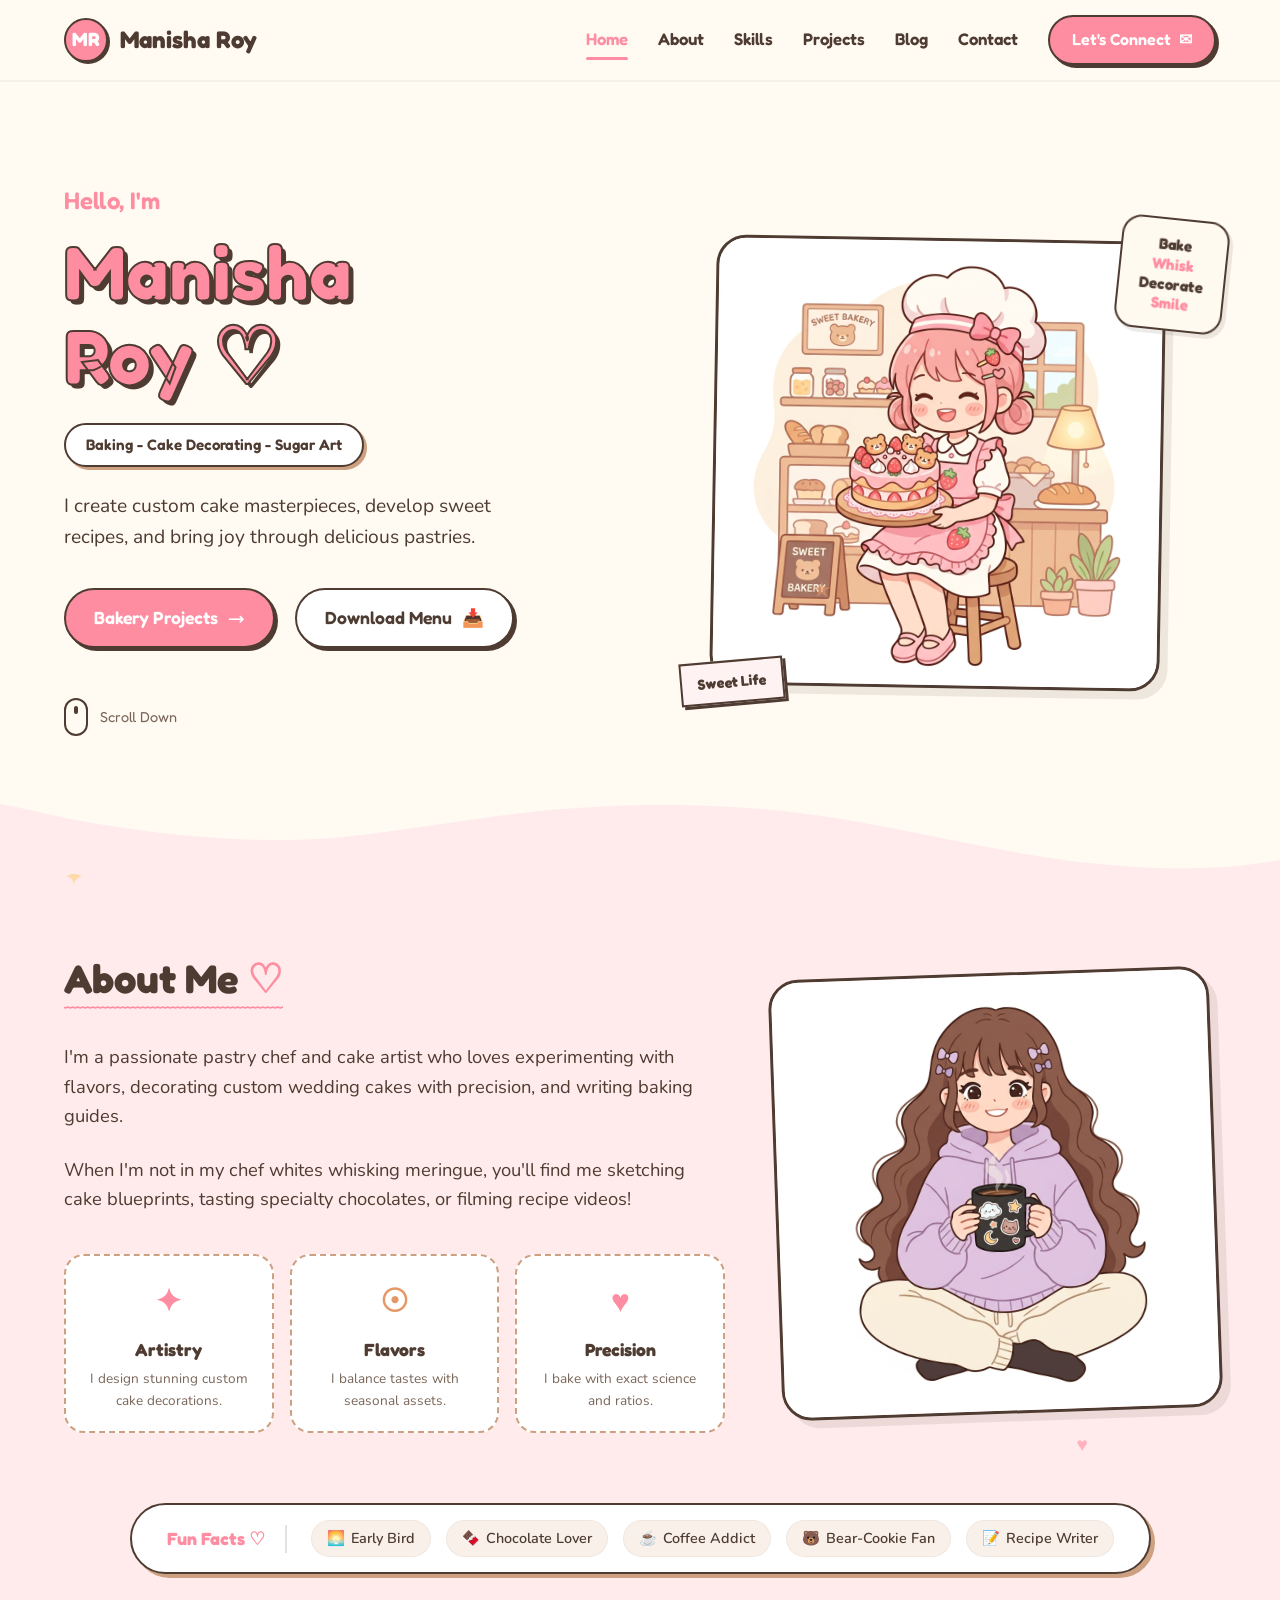
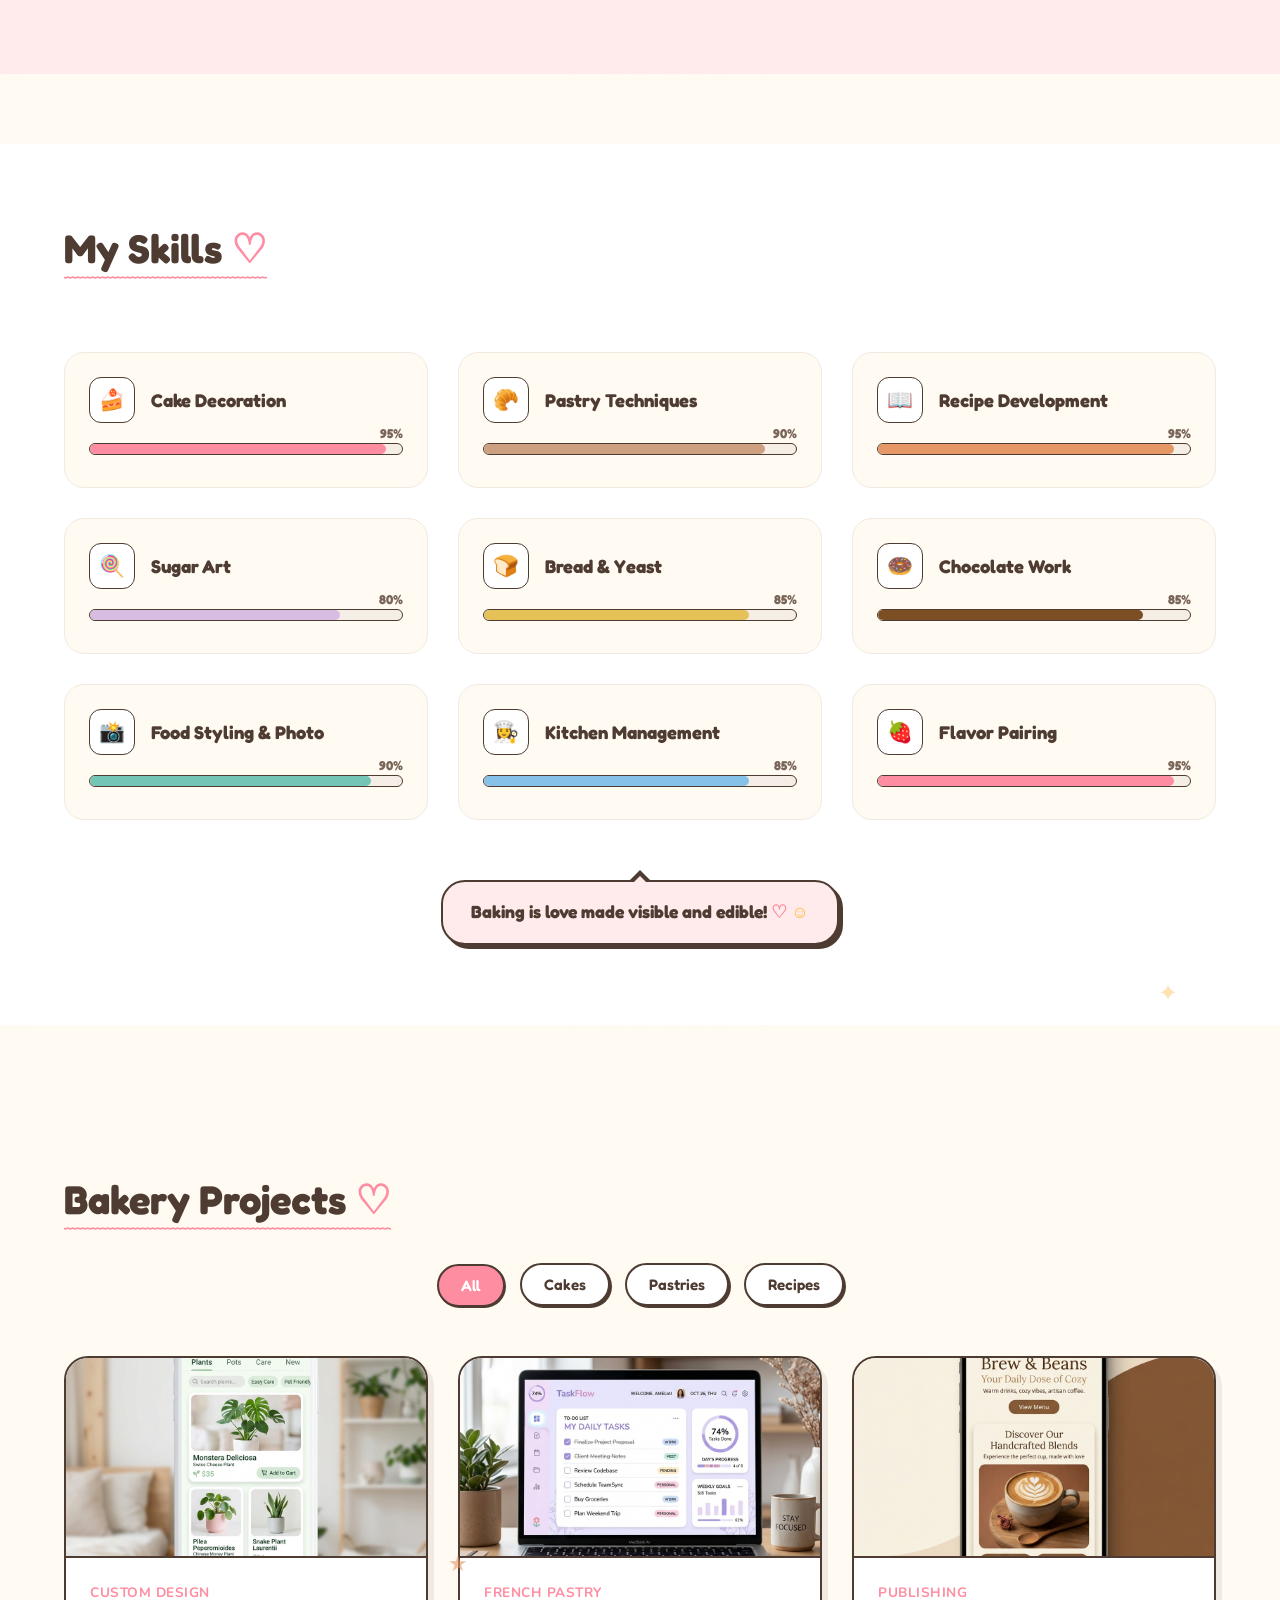
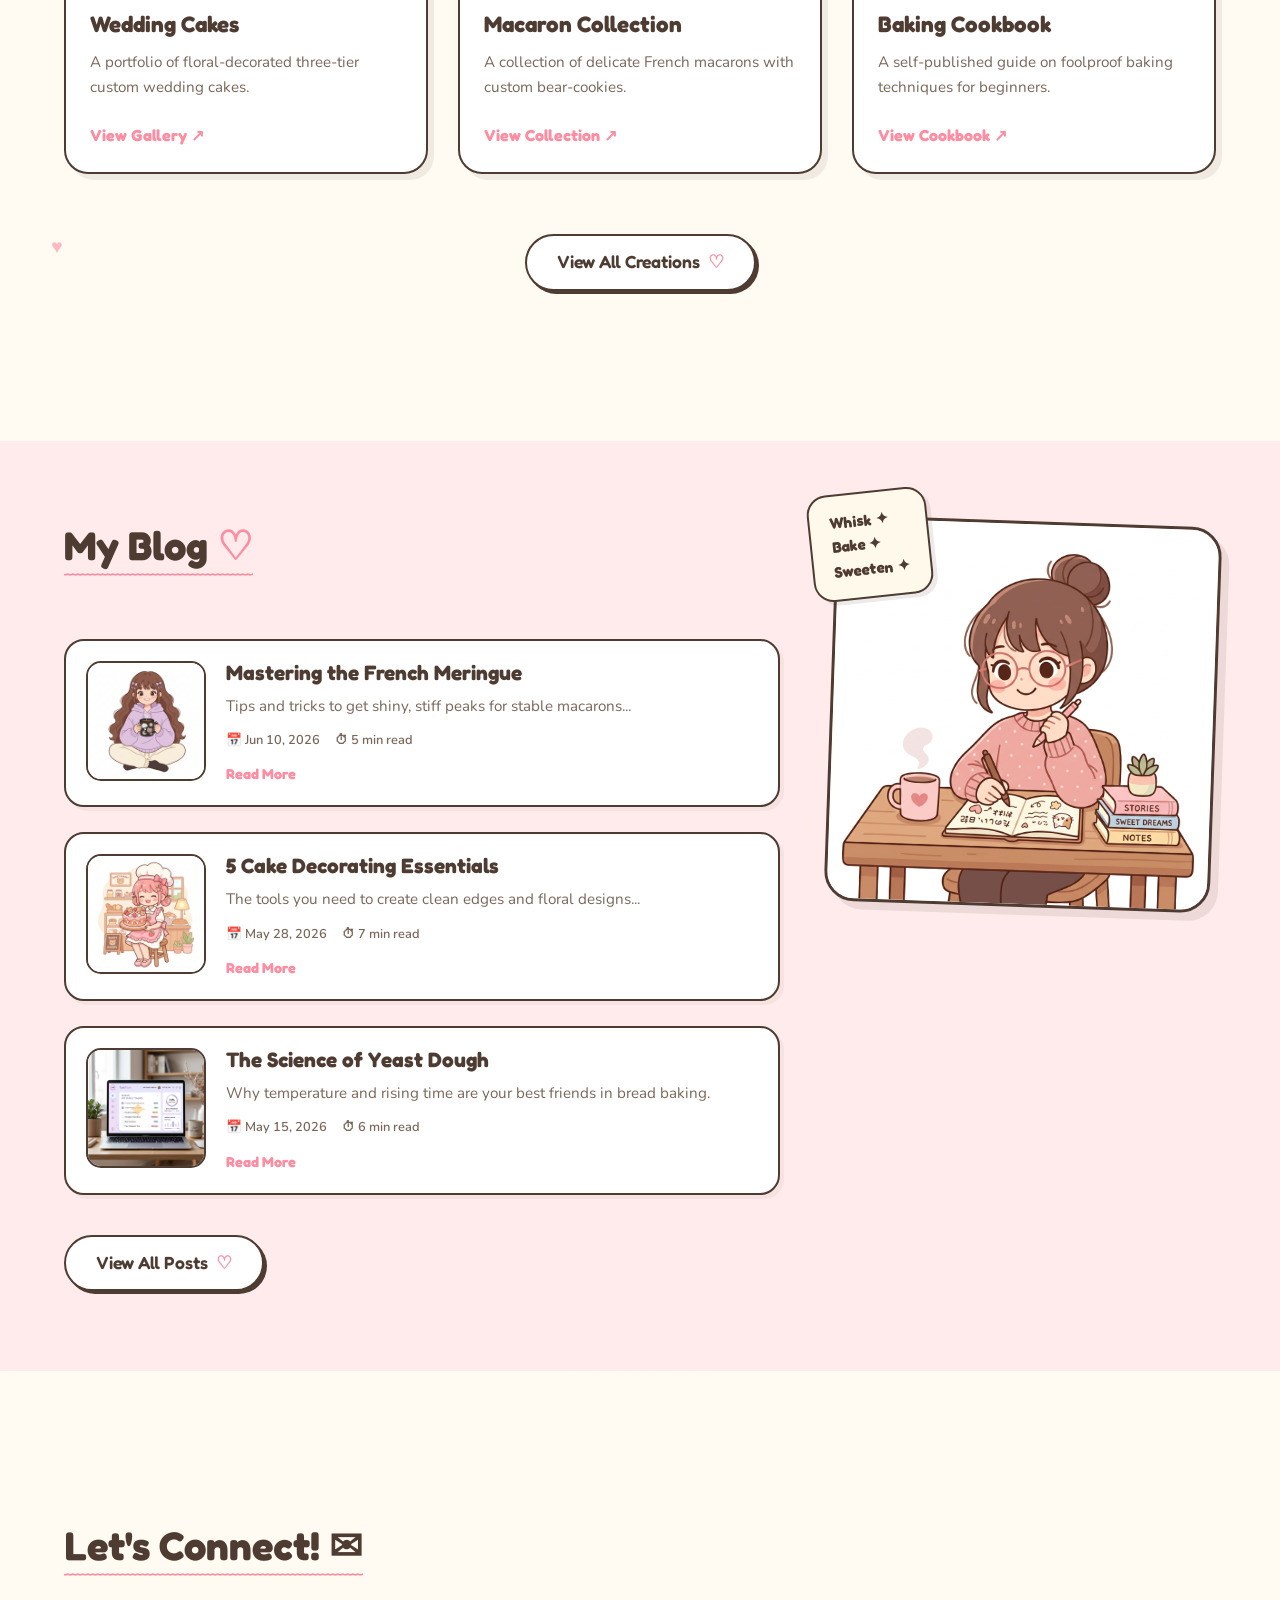
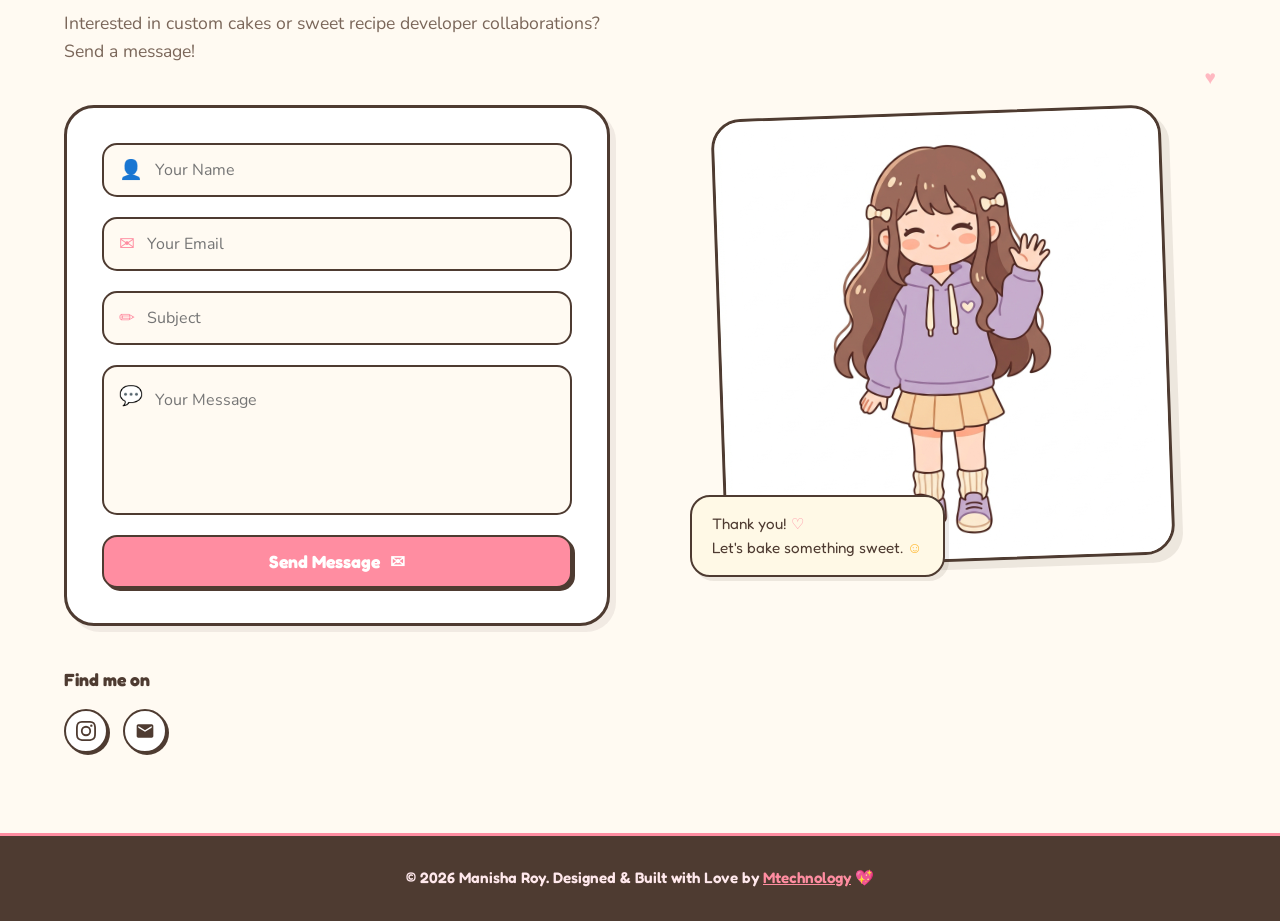
<file: index.html>
<!DOCTYPE html>
<html lang="en">
<head>
    <meta charset="UTF-8">
    <meta name="viewport" content="width=device-width, initial-scale=1.0">
    <title>Manisha Roy | Pastry Chef & Cake Artist</title>
    <meta name="description" content="Portfolio of Manisha Roy, a Pastry Chef and Cake Artist who creates sweet masterpieces and shares baking inspiration.">
    <!-- Google Fonts -->
    <link rel="preconnect" href="https://fonts.googleapis.com">
    <link rel="preconnect" href="https://fonts.gstatic.com" crossorigin>
    <link href="https://fonts.googleapis.com/css2?family=Comfortaa:wght@400;700&family=Fredoka:wght@400;600;700&family=Nunito:wght@400;600;700&display=swap" rel="stylesheet">
    <!-- Stylesheet -->
    <link rel="stylesheet" href="styles.css">
</head>
<body>
    <!-- Floating Sparkles & Hearts (Decorative background elements) -->
    <div class="decorations">
        <div class="sparkle sparkle-1">✦</div>
        <div class="sparkle sparkle-2">✦</div>
        <div class="sparkle sparkle-3">✦</div>
        <div class="heart heart-1">♥</div>
        <div class="heart heart-2">♥</div>
        <div class="heart heart-3">♥</div>
        <div class="star star-1">★</div>
        <div class="star star-2">★</div>
    </div>

    <!-- Navigation Header -->
    <header class="navbar-header">
        <div class="navbar-container">
            <a href="#home" class="logo">
                <span class="logo-circle">MR</span>
                <span class="logo-text">Manisha Roy</span>
            </a>
            <button class="mobile-nav-toggle" aria-label="Toggle Navigation" id="mobileNavToggle">
                <span class="bar"></span>
                <span class="bar"></span>
                <span class="bar"></span>
            </button>
            <nav class="nav-menu" id="navMenu">
                <a href="#home" class="nav-link active">Home</a>
                <a href="#about" class="nav-link">About</a>
                <a href="#skills" class="nav-link">Skills</a>
                <a href="#projects" class="nav-link">Projects</a>
                <a href="#blog" class="nav-link">Blog</a>
                <a href="#contact" class="nav-link">Contact</a>
                <a href="#contact" class="btn-connect">Let's Connect <span class="btn-icon">✉</span></a>
            </nav>
        </div>
    </header>

    <!-- Main Content -->
    <main class="main-content">
        <!-- 1. Hero Section -->
        <section id="home" class="section hero-section">
            <div class="container hero-container">
                <div class="hero-left">
                    <p class="hero-greeting">Hello, I'm</p>
                    <h1 class="hero-name">Manisha<br>Roy <span class="heart-icon">♡</span></h1>
                    <div class="badge-container">
                        <span class="pill-badge">Baking - Cake Decorating - Sugar Art</span>
                    </div>
                    <p class="hero-description">
                        I create custom cake masterpieces, develop sweet recipes, and bring joy through delicious pastries.
                    </p>
                    <div class="hero-ctas">
                        <a href="#projects" class="btn btn-primary">Bakery Projects <span class="arrow">→</span></a>
                        <a href="#" class="btn btn-secondary" id="downloadCv">Download Menu <span class="download-icon">📥</span></a>
                    </div>
                    
                    <div class="scroll-down-container">
                        <a href="#about" class="scroll-down-link">
                            <div class="mouse-icon">
                                <div class="wheel"></div>
                            </div>
                            <span>Scroll Down</span>
                        </a>
                    </div>
                </div>
                
                <div class="hero-right">
                    <div class="illustration-wrapper hero-wrapper">
                        <!-- Custom Sticky Notes & Floating Speech Bubbles -->
                        <div class="bubble dream-bubble">
                            <p>Bake</p>
                            <p>Whisk</p>
                            <p>Decorate</p>
                            <p>Smile</p>
                        </div>
                        <img src="assets/hero_girl.png" alt="Manisha working at a desk" class="main-illustration hero-illustration">
                        <div class="sticky-note">Sweet Life</div>
                    </div>
                </div>
            </div>
        </section>

        <!-- Wavy Section Divider -->
        <div class="wave-divider wave-to-purple">
            <svg data-name="Layer 1" xmlns="http://www.w3.org/2000/svg" viewBox="0 0 1200 120" preserveAspectRatio="none">
                <path d="M321.39,56.44c58-10.79,114.16-30.13,172-41.86,82.39-16.72,168.19-17.73,250.45-.39C823.78,31,906.67,72,985.66,92.83c70.05,18.48,146.53,26.09,214.34,3V120H0V0C26.9,8.75,53.05,22,81.13,31C164.71,57.77,248.8,69.58,321.39,56.44Z" class="shape-fill"></path>
            </svg>
        </div>

        <!-- 2. About Me Section -->
        <section id="about" class="section about-section bg-purple">
            <div class="container about-container">
                <div class="about-left">
                    <h2 class="section-title">About Me <span class="heart-icon">♡</span></h2>
                    <p class="about-text">
                        I'm a passionate pastry chef and cake artist who loves experimenting with flavors, decorating custom wedding cakes with precision, and writing baking guides.
                    </p>
                    <p class="about-text">
                        When I'm not in my chef whites whisking meringue, you'll find me sketching cake blueprints, tasting specialty chocolates, or filming recipe videos!
                    </p>
                    
                    <div class="about-traits">
                        <div class="trait-card">
                            <div class="trait-icon star-icon">✦</div>
                            <h3>Artistry</h3>
                            <p>I design stunning custom cake decorations.</p>
                        </div>
                        <div class="trait-card">
                            <div class="trait-icon target-icon">☉</div>
                            <h3>Flavors</h3>
                            <p>I balance tastes with seasonal assets.</p>
                        </div>
                        <div class="trait-card">
                            <div class="trait-icon heart-icon">♥</div>
                            <h3>Precision</h3>
                            <p>I bake with exact science and ratios.</p>
                        </div>
                    </div>
                </div>
                
                <div class="about-right">
                    <div class="illustration-wrapper about-wrapper">
                        <img src="assets/about_girl.png" alt="Manisha sitting cross-legged" class="main-illustration about-illustration">
                    </div>
                </div>
            </div>
            
            <!-- Fun Facts Horizontal Pill -->
            <div class="fun-facts-container">
                <div class="fun-facts-pill">
                    <span class="fun-facts-title">Fun Facts ♡</span>
                    <div class="fun-facts-grid">
                        <span class="fact-tag"><span class="fact-emoji">🌅</span> Early Bird</span>
                        <span class="fact-tag"><span class="fact-emoji">🍫</span> Chocolate Lover</span>
                        <span class="fact-tag"><span class="fact-emoji">☕</span> Coffee Addict</span>
                        <span class="fact-tag"><span class="fact-emoji">🐻</span> Bear-Cookie Fan</span>
                        <span class="fact-tag"><span class="fact-emoji">📝</span> Recipe Writer</span>
                    </div>
                </div>
            </div>
        </section>

        <!-- Wavy Divider to Soft Pink -->
        <div class="wave-divider wave-to-pink">
            <svg data-name="Layer 1" xmlns="http://www.w3.org/2000/svg" viewBox="0 0 1200 120" preserveAspectRatio="none">
                <path d="M985.66,92.83C906.67,72,823.78,31,743.84,14.19c-82.26-17.34-168.06-16.33-250.45.39-57.84,11.73-114,31.07-172,41.86C248.8,69.58,164.71,57.77,81.13,31,53.05,22,26.9,8.75,0,0V120H1200V95.83C1132.19,118.92,1055.71,111.31,985.66,92.83Z" class="shape-fill"></path>
            </svg>
        </div>

        <!-- 3. My Skills Section -->
        <section id="skills" class="section skills-section">
            <div class="container skills-container">
                <h2 class="section-title text-center">My Skills <span class="heart-icon">♡</span></h2>
                
                <div class="skills-grid">
                    <!-- Skill 1 -->
                    <div class="skill-card">
                        <div class="skill-header">
                            <div class="skill-icon-bg icon-html">🍰</div>
                            <span class="skill-name">Cake Decoration</span>
                        </div>
                        <div class="skill-progress-bar-container">
                            <div class="skill-progress-bar" style="width: 95%;"></div>
                        </div>
                        <span class="skill-percentage">95%</span>
                    </div>

                    <!-- Skill 2 -->
                    <div class="skill-card">
                        <div class="skill-header">
                            <div class="skill-icon-bg icon-css">🥐</div>
                            <span class="skill-name">Pastry Techniques</span>
                        </div>
                        <div class="skill-progress-bar-container">
                            <div class="skill-progress-bar bar-css" style="width: 90%;"></div>
                        </div>
                        <span class="skill-percentage">90%</span>
                    </div>

                    <!-- Skill 3 -->
                    <div class="skill-card">
                        <div class="skill-header">
                            <div class="skill-icon-bg icon-js">📖</div>
                            <span class="skill-name">Recipe Development</span>
                        </div>
                        <div class="skill-progress-bar-container">
                            <div class="skill-progress-bar bar-js" style="width: 95%;"></div>
                        </div>
                        <span class="skill-percentage">95%</span>
                    </div>

                    <!-- Skill 4 -->
                    <div class="skill-card">
                        <div class="skill-header">
                            <div class="skill-icon-bg icon-react">🍭</div>
                            <span class="skill-name">Sugar Art</span>
                        </div>
                        <div class="skill-progress-bar-container">
                            <div class="skill-progress-bar bar-react" style="width: 80%;"></div>
                        </div>
                        <span class="skill-percentage">80%</span>
                    </div>

                    <!-- Skill 5 -->
                    <div class="skill-card">
                        <div class="skill-header">
                            <div class="skill-icon-bg icon-tailwind">🍞</div>
                            <span class="skill-name">Bread & Yeast</span>
                        </div>
                        <div class="skill-progress-bar-container">
                            <div class="skill-progress-bar bar-tailwind" style="width: 85%;"></div>
                        </div>
                        <span class="skill-percentage">85%</span>
                    </div>

                    <!-- Skill 6 -->
                    <div class="skill-card">
                        <div class="skill-header">
                            <div class="skill-icon-bg icon-git">🍩</div>
                            <span class="skill-name">Chocolate Work</span>
                        </div>
                        <div class="skill-progress-bar-container">
                            <div class="skill-progress-bar bar-git" style="width: 85%;"></div>
                        </div>
                        <span class="skill-percentage">85%</span>
                    </div>

                    <!-- Skill 7 -->
                    <div class="skill-card">
                        <div class="skill-header">
                            <div class="skill-icon-bg icon-uiux">📸</div>
                            <span class="skill-name">Food Styling & Photo</span>
                        </div>
                        <div class="skill-progress-bar-container">
                            <div class="skill-progress-bar bar-uiux" style="width: 90%;"></div>
                        </div>
                        <span class="skill-percentage">90%</span>
                    </div>

                    <!-- Skill 8 -->
                    <div class="skill-card">
                        <div class="skill-header">
                            <div class="skill-icon-bg icon-figma">👩‍🍳</div>
                            <span class="skill-name">Kitchen Management</span>
                        </div>
                        <div class="skill-progress-bar-container">
                            <div class="skill-progress-bar bar-figma" style="width: 85%;"></div>
                        </div>
                        <span class="skill-percentage">85%</span>
                    </div>

                    <!-- Skill 9 -->
                    <div class="skill-card">
                        <div class="skill-header">
                            <div class="skill-icon-bg icon-responsive">🍓</div>
                            <span class="skill-name">Flavor Pairing</span>
                        </div>
                        <div class="skill-progress-bar-container">
                            <div class="skill-progress-bar bar-responsive" style="width: 95%;"></div>
                        </div>
                        <span class="skill-percentage">95%</span>
                    </div>
                </div>

                <!-- Interactive Sticky Speech Bubble -->
                <div class="skills-speech-container">
                    <div class="speech-bubble">
                        <p>Baking is love made visible and edible! <span class="heart-icon">♡</span> <span class="smile-icon">☺</span></p>
                    </div>
                </div>
            </div>
        </section>

        <!-- Wavy Divider to Projects -->
        <div class="wave-divider wave-to-projects">
            <svg data-name="Layer 1" xmlns="http://www.w3.org/2000/svg" viewBox="0 0 1200 120" preserveAspectRatio="none">
                <path d="M321.39,56.44c58-10.79,114.16-30.13,172-41.86,82.39-16.72,168.19-17.73,250.45-.39C823.78,31,906.67,72,985.66,92.83c70.05,18.48,146.53,26.09,214.34,3V120H0V0C26.9,8.75,53.05,22,81.13,31C164.71,57.77,248.8,69.58,321.39,56.44Z" class="shape-fill"></path>
            </svg>
        </div>

        <!-- 4. My Projects Section -->
        <section id="projects" class="section projects-section">
            <div class="container projects-container">
                <h2 class="section-title text-center">Bakery Projects <span class="heart-icon">♡</span></h2>
                
                <!-- Category Filter Capsules -->
                <div class="filter-container">
                    <button class="filter-btn active" data-filter="all">All</button>
                    <button class="filter-btn" data-filter="cakes">Cakes</button>
                    <button class="filter-btn" data-filter="pastries">Pastries</button>
                    <button class="filter-btn" data-filter="recipes">Recipes</button>
                </div>

                <!-- Projects Card Grid -->
                <div class="projects-grid">
                    <!-- Project 1 -->
                    <div class="project-card" data-category="cakes">
                        <div class="project-image-container">
                            <img src="assets/project_plant.png" alt="Wedding Cakes Portfolio" class="project-image">
                        </div>
                        <div class="project-info">
                            <span class="project-category">Custom Design</span>
                            <h3 class="project-name">Wedding Cakes</h3>
                            <p class="project-description">A portfolio of floral-decorated three-tier custom wedding cakes.</p>
                            <a href="#" class="btn-view-project">View Gallery <span class="arrow-diagonal">↗</span></a>
                        </div>
                    </div>

                    <!-- Project 2 -->
                    <div class="project-card" data-category="pastries">
                        <div class="project-image-container">
                            <img src="assets/project_task.png" alt="French Macarons Collection" class="project-image">
                        </div>
                        <div class="project-info">
                            <span class="project-category">French Pastry</span>
                            <h3 class="project-name">Macaron Collection</h3>
                            <p class="project-description">A collection of delicate French macarons with custom bear-cookies.</p>
                            <a href="#" class="btn-view-project">View Collection <span class="arrow-diagonal">↗</span></a>
                        </div>
                    </div>

                    <!-- Project 3 -->
                    <div class="project-card" data-category="recipes">
                        <div class="project-image-container">
                            <img src="assets/project_brew.png" alt="Baking Cookbook" class="project-image">
                        </div>
                        <div class="project-info">
                            <span class="project-category">Publishing</span>
                            <h3 class="project-name">Baking Cookbook</h3>
                            <p class="project-description">A self-published guide on foolproof baking techniques for beginners.</p>
                            <a href="#" class="btn-view-project">View Cookbook <span class="arrow-diagonal">↗</span></a>
                        </div>
                    </div>
                </div>

                <!-- Bottom View All Button -->
                <div class="text-center cta-projects-container">
                    <a href="#" class="btn btn-pill-cta">View All Creations <span class="heart-icon">♡</span></a>
                </div>
            </div>
        </section>

        <!-- Wavy Divider to Blog -->
        <div class="wave-divider wave-to-blog">
            <svg data-name="Layer 1" xmlns="http://www.w3.org/2000/svg" viewBox="0 0 1200 120" preserveAspectRatio="none">
                <path d="M985.66,92.83C906.67,72,823.78,31,743.84,14.19c-82.26-17.34-168.06-16.33-250.45.39-57.84,11.73-114,31.07-172,41.86C248.8,69.58,164.71,57.77,81.13,31,53.05,22,26.9,8.75,0,0V120H1200V95.83C1132.19,118.92,1055.71,111.31,985.66,92.83Z" class="shape-fill"></path>
            </svg>
        </div>

        <!-- 5. My Blog Section -->
        <section id="blog" class="section blog-section">
            <div class="container blog-container">
                <div class="blog-left">
                    <h2 class="section-title">My Blog <span class="heart-icon">♡</span></h2>
                    
                    <div class="blog-list">
                        <!-- Blog Post 1 -->
                        <article class="blog-item">
                            <div class="blog-thumb">
                                <img src="assets/about_girl.png" alt="Post thumbnail" class="blog-thumb-img">
                            </div>
                            <div class="blog-details">
                                <h3 class="blog-item-title">Mastering the French Meringue</h3>
                                <p class="blog-item-excerpt">Tips and tricks to get shiny, stiff peaks for stable macarons...</p>
                                <div class="blog-meta">
                                    <span class="blog-date">📅 Jun 10, 2026</span>
                                    <span class="blog-readtime">⏱ 5 min read</span>
                                </div>
                                <a href="#" class="btn-readmore">Read More</a>
                            </div>
                        </article>

                        <!-- Blog Post 2 -->
                        <article class="blog-item">
                            <div class="blog-thumb">
                                <img src="assets/hero_girl.png" alt="Post thumbnail" class="blog-thumb-img">
                            </div>
                            <div class="blog-details">
                                <h3 class="blog-item-title">5 Cake Decorating Essentials</h3>
                                <p class="blog-item-excerpt">The tools you need to create clean edges and floral designs...</p>
                                <div class="blog-meta">
                                    <span class="blog-date">📅 May 28, 2026</span>
                                    <span class="blog-readtime">⏱ 7 min read</span>
                                </div>
                                <a href="#" class="btn-readmore">Read More</a>
                            </div>
                        </article>

                        <!-- Blog Post 3 -->
                        <article class="blog-item">
                            <div class="blog-thumb">
                                <img src="assets/project_task.png" alt="Post thumbnail" class="blog-thumb-img">
                            </div>
                            <div class="blog-details">
                                <h3 class="blog-item-title">The Science of Yeast Dough</h3>
                                <p class="blog-item-excerpt">Why temperature and rising time are your best friends in bread baking.</p>
                                <div class="blog-meta">
                                    <span class="blog-date">📅 May 15, 2026</span>
                                    <span class="blog-readtime">⏱ 6 min read</span>
                                </div>
                                <a href="#" class="btn-readmore">Read More</a>
                            </div>
                        </article>
                    </div>
                    
                    <div class="blog-cta-wrapper">
                        <a href="#" class="btn btn-pill-cta">View All Posts <span class="heart-icon">♡</span></a>
                    </div>
                </div>
                
                <div class="blog-right">
                    <div class="illustration-wrapper blog-wrapper">
                        <!-- Speech bubble -->
                        <div class="bubble thoughts-bubble">
                            <p>Whisk ✦</p>
                            <p>Bake ✦</p>
                            <p>Sweeten ✦</p>
                        </div>
                        <img src="assets/blog_girl.png" alt="Manisha writing in a notebook" class="main-illustration blog-illustration">
                    </div>
                </div>
            </div>
        </section>

        <!-- Wavy Divider to Contact -->
        <div class="wave-divider wave-to-contact">
            <svg data-name="Layer 1" xmlns="http://www.w3.org/2000/svg" viewBox="0 0 1200 120" preserveAspectRatio="none">
                <path d="M321.39,56.44c58-10.79,114.16-30.13,172-41.86,82.39-16.72,168.19-17.73,250.45-.39C823.78,31,906.67,72,985.66,92.83c70.05,18.48,146.53,26.09,214.34,3V120H0V0C26.9,8.75,53.05,22,81.13,31C164.71,57.77,248.8,69.58,321.39,56.44Z" class="shape-fill"></path>
            </svg>
        </div>

        <!-- 6. Let's Connect / Contact Section -->
        <section id="contact" class="section contact-section">
            <div class="container contact-container">
                <div class="contact-left">
                    <h2 class="section-title">Let's Connect! <span class="envelope-icon">✉</span></h2>
                    <p class="contact-subtitle">Interested in custom cakes or sweet recipe developer collaborations? Send a message!</p>
                    
                    <form class="contact-form" id="contactForm">
                        <div class="form-group">
                            <div class="input-icon-wrapper">
                                <span class="input-icon">👤</span>
                                <input type="text" id="name" name="name" placeholder="Your Name" required>
                            </div>
                        </div>
                        <div class="form-group">
                            <div class="input-icon-wrapper">
                                <span class="input-icon">✉</span>
                                <input type="email" id="email" name="email" placeholder="Your Email" required>
                            </div>
                        </div>
                        <div class="form-group">
                            <div class="input-icon-wrapper">
                                <span class="input-icon">✏</span>
                                <input type="text" id="subject" name="subject" placeholder="Subject" required>
                            </div>
                        </div>
                        <div class="form-group">
                            <div class="input-icon-wrapper align-start">
                                <span class="input-icon textarea-icon">💬</span>
                                <textarea id="message" name="message" rows="5" placeholder="Your Message" required></textarea>
                            </div>
                        </div>
                        <button type="submit" class="btn btn-submit">Send Message <span class="btn-icon">✉</span></button>
                    </form>

                    <!-- Social Icons -->
                    <div class="socials-wrapper">
                        <span class="socials-title">Find me on</span>
                        <div class="socials-links">
                            <a href="#" class="social-icon" aria-label="Instagram">
                                <svg viewBox="0 0 24 24" fill="currentColor">
                                    <path d="M12 2.163c3.204 0 3.584.012 4.85.07 3.252.148 4.771 1.691 4.919 4.919.058 1.265.069 1.645.069 4.849 0 3.205-.012 3.584-.069 4.849-.149 3.225-1.664 4.771-4.919 4.919-1.266.058-1.644.07-4.85.07-3.204 0-3.584-.012-4.849-.07-3.26-.149-4.771-1.699-4.919-4.92-.058-1.265-.07-1.644-.07-4.849 0-3.204.013-3.583.07-4.849.149-3.227 1.664-4.771 4.919-4.919 1.266-.057 1.645-.069 4.849-.069zM12 0C8.741 0 8.333.014 7.053.072 2.695.272.273 2.69.073 7.051.014 8.333 0 8.741 0 12c0 3.259.014 3.668.072 4.948.2 4.358 2.618 6.78 6.98 6.98 1.281.058 1.689.072 4.948.072 3.259 0 3.668-.014 4.948-.072 4.354-.2 6.782-2.618 6.979-6.98.059-1.28.073-1.689.073-4.948 0-3.259-.014-3.667-.072-4.947-.196-4.354-2.617-6.78-6.979-6.98C15.668.014 15.259 0 12 0zm0 5.838a6.162 6.162 0 1 0 .001 12.325 6.162 6.162 0 0 0-.001-12.325zM12 16a4 4 0 1 1 0-8 4 4 0 0 1 0 8zm6.406-11.845a1.44 1.44 0 1 0 0 2.881 1.44 1.44 0 0 0 0-2.881z"/>
                                </svg>
                            </a>
                            <a href="mailto:manisha.roy.bake@example.com" class="social-icon" aria-label="Email">
                                <svg viewBox="0 0 24 24" fill="currentColor">
                                    <path d="M20 4H4c-1.1 0-1.99.9-1.99 2L2 18c0 1.1.9 2 2 2h16c1.1 0 2-.9 2-2V6c0-1.1-.9-2-2-2zm0 4l-8 5-8-5V6l8 5 8-5v2z"/>
                                </svg>
                            </a>
                        </div>
                    </div>
                </div>
                
                <div class="contact-right">
                    <div class="illustration-wrapper contact-wrapper">
                        <img src="assets/contact_girl.png" alt="Manisha waving" class="main-illustration contact-illustration">
                        <div class="contact-bubble bubble">
                            <p>Thank you! <span class="heart-icon">♡</span></p>
                            <p>Let's bake something sweet. <span class="smile-icon">☺</span></p>
                        </div>
                    </div>
                </div>
            </div>
        </section>
    </main>

    <!-- Footer -->
    <footer class="footer-main">
        <p>&copy; 2026 Manisha Roy. Designed & Built with Love by <a href="https://mtechnology.dev" target="_blank" rel="noopener noreferrer">Mtechnology</a> 💖</p>
    </footer>

    <!-- JavaScript -->
    <script src="script.js"></script>
</body>
</html>
</file>
<file: styles.css>
/* -------------------------------------------------------------
 * Custom Design System & Variables for Pastry Chef Theme
 * ------------------------------------------------------------- */
:root {
    --bg-cream: #fffaf2;
    --bg-purple: #ffebeb;
    --bg-white: #ffffff;
    --primary-pink: #ff8da1;
    --primary-pink-hover: #ff6b84;
    --primary-pink-light: #fff0f3;
    --accent-purple: #cca080;
    --accent-purple-light: #f9f0ea;
    --text-dark: #4e3b31;
    --text-muted: #7a6659;
    --border-color: #4e3b31;
    --card-shadow: 0 8px 24px rgba(255, 141, 161, 0.08);
    --hover-shadow: 0 16px 32px rgba(255, 141, 161, 0.15);
    
    --font-heading: 'Fredoka', 'Comfortaa', sans-serif;
    --font-body: 'Nunito', sans-serif;
}

/* Base Reset & Styles */
* {
    box-sizing: border-box;
    margin: 0;
    padding: 0;
    scroll-behavior: smooth;
}

body {
    font-family: var(--font-body);
    background-color: var(--bg-cream);
    color: var(--text-dark);
    line-height: 1.6;
    overflow-x: hidden;
    position: relative;
}

/* Scrollbar styling */
::-webkit-scrollbar {
    width: 10px;
}
::-webkit-scrollbar-track {
    background: var(--bg-cream);
}
::-webkit-scrollbar-thumb {
    background: var(--primary-pink);
    border-radius: 10px;
    border: 3px solid var(--bg-cream);
}
::-webkit-scrollbar-thumb:hover {
    background: var(--primary-pink-hover);
}

/* -------------------------------------------------------------
 * Typography & Globals
 * ------------------------------------------------------------- */
h1, h2, h3, h4 {
    font-family: var(--font-heading);
    font-weight: 700;
    color: var(--text-dark);
    line-height: 1.2;
}

a {
    text-decoration: none;
    color: inherit;
    transition: all 0.3s ease;
}

img {
    max-width: 100%;
    height: auto;
    display: block;
}

.container {
    width: 100%;
    max-width: 1200px;
    margin: 0 auto;
    padding: 0 24px;
}

.text-center {
    text-align: center;
}

.heart-icon {
    color: var(--primary-pink);
    display: inline-block;
    animation: heartbeat 1.5s infinite ease-in-out;
}

.smile-icon {
    color: #ffb830;
    display: inline-block;
}

.section {
    padding: 80px 0;
    position: relative;
}

.section-title {
    font-size: 2.5rem;
    margin-bottom: 40px;
    position: relative;
    display: inline-block;
    color: var(--text-dark);
}

/* Wavy underline effect on titles */
.section-title::after {
    content: "";
    position: absolute;
    left: 0;
    bottom: -8px;
    width: 100%;
    height: 6px;
    background-image: url("data:image/svg+xml,%3Csvg xmlns='http://www.w3.org/2000/svg' viewBox='0 0 20 4'%3E%3Cpath d='M0,2.5 C2.5,4 2.5,1 5,2.5 C7.5,4 7.5,1 10,2.5 C12.5,4 12.5,1 15,2.5 C17.5,4 17.5,1 20,2.5' fill='none' stroke='%23ff8da1' stroke-width='1.5' stroke-linecap='round'/%3E%3C/svg%3E");
    background-size: 20px 6px;
    background-repeat: repeat-x;
}

.bg-purple {
    background-color: var(--bg-purple);
}

/* -------------------------------------------------------------
 * Floating Decorations (Hearts, Sparkles, Stars)
 * ------------------------------------------------------------- */
.decorations {
    position: absolute;
    width: 100%;
    height: 100%;
    pointer-events: none;
    z-index: 1;
    overflow: hidden;
}

.sparkle, .heart, .star {
    position: absolute;
    opacity: 0.6;
    user-select: none;
}

.sparkle {
    color: #ffcf7d;
    font-size: 1.5rem;
    animation: float-slow 4s infinite ease-in-out;
}

.heart {
    color: var(--primary-pink);
    font-size: 1.2rem;
    animation: float-fast 3s infinite ease-in-out;
}

.star {
    color: #e59866;
    font-size: 1.4rem;
    animation: float-medium 5s infinite ease-in-out;
}

/* Specific decoration positioning coordinates */
.sparkle-1 { top: 15%; left: 5%; animation-delay: 0s; }
.sparkle-2 { top: 45%; right: 8%; animation-delay: 1.5s; }
.sparkle-3 { top: 75%; left: 10%; animation-delay: 3s; }
.heart-1 { top: 25%; right: 15%; animation-delay: 0.5s; }
.heart-2 { top: 60%; left: 4%; animation-delay: 2s; }
.heart-3 { top: 85%; right: 5%; animation-delay: 1.2s; }
.star-1 { top: 10%; right: 35%; animation-delay: 2.5s; }
.star-2 { top: 55%; left: 35%; animation-delay: 0.8s; }

@keyframes float-slow {
    0%, 100% { transform: translateY(0) rotate(0deg) scale(1); }
    50% { transform: translateY(-15px) rotate(15deg) scale(1.1); }
}

@keyframes float-medium {
    0%, 100% { transform: translateY(0) rotate(0deg) scale(1); }
    50% { transform: translateY(-10px) rotate(-10deg) scale(1.15); }
}

@keyframes float-fast {
    0%, 100% { transform: translateY(0) rotate(0deg) scale(1); }
    50% { transform: translateY(-8px) rotate(8deg) scale(1.1); }
}

@keyframes heartbeat {
    0%, 100% { transform: scale(1); }
    50% { transform: scale(1.15); }
}

/* -------------------------------------------------------------
 * Header / Navigation Bar
 * ------------------------------------------------------------- */
.navbar-header {
    background-color: rgba(255, 250, 242, 0.9);
    backdrop-filter: blur(10px);
    border-bottom: 2px solid rgba(78, 59, 49, 0.05);
    position: sticky;
    top: 0;
    z-index: 100;
    transition: all 0.3s ease;
}

.navbar-header.scrolled {
    box-shadow: 0 4px 20px rgba(78, 59, 49, 0.05);
}

.navbar-container {
    display: flex;
    justify-content: space-between;
    align-items: center;
    max-width: 1200px;
    margin: 0 auto;
    padding: 15px 24px;
}

.logo {
    display: flex;
    align-items: center;
    gap: 12px;
    font-family: var(--font-heading);
    font-size: 1.5rem;
    font-weight: 700;
}

.logo-circle {
    background-color: var(--primary-pink);
    color: var(--bg-white);
    width: 44px;
    height: 44px;
    border-radius: 50%;
    display: flex;
    align-items: center;
    justify-content: center;
    font-size: 1.2rem;
    font-weight: 700;
    border: 2px solid var(--text-dark);
    box-shadow: 2px 2px 0 var(--text-dark);
}

.logo-text {
    color: var(--text-dark);
}

.logo:hover .logo-circle {
    transform: scale(1.05) rotate(-5deg);
}

.nav-menu {
    display: flex;
    align-items: center;
    gap: 30px;
}

.nav-link {
    font-family: var(--font-heading);
    font-weight: 600;
    font-size: 1.05rem;
    color: var(--text-dark);
    position: relative;
    padding: 5px 0;
}

.nav-link::after {
    content: '';
    position: absolute;
    bottom: -2px;
    left: 50%;
    transform: translateX(-50%) scaleX(0);
    width: 100%;
    height: 3px;
    background-color: var(--primary-pink);
    border-radius: 2px;
    transition: transform 0.3s cubic-bezier(0.175, 0.885, 0.32, 1.275);
}

.nav-link:hover {
    color: var(--primary-pink);
}

.nav-link:hover::after,
.nav-link.active::after {
    transform: translateX(-50%) scaleX(1);
}

.nav-link.active {
    color: var(--primary-pink);
}

.btn-connect {
    background-color: var(--primary-pink);
    color: var(--bg-white);
    padding: 10px 22px;
    border-radius: 50px;
    font-family: var(--font-heading);
    font-weight: 600;
    border: 2px solid var(--text-dark);
    box-shadow: 3px 3px 0 var(--text-dark);
    display: inline-flex;
    align-items: center;
    gap: 8px;
}

.btn-connect:hover {
    background-color: var(--primary-pink-hover);
    transform: translate(-2px, -2px);
    box-shadow: 5px 5px 0 var(--text-dark);
}

.btn-connect:active {
    transform: translate(1px, 1px);
    box-shadow: 2px 2px 0 var(--text-dark);
}

.mobile-nav-toggle {
    display: none;
    background: none;
    border: none;
    cursor: pointer;
    flex-direction: column;
    gap: 5px;
    padding: 5px;
    z-index: 110;
}

.mobile-nav-toggle .bar {
    width: 25px;
    height: 3px;
    background-color: var(--text-dark);
    border-radius: 3px;
    transition: all 0.3s ease;
}

/* -------------------------------------------------------------
 * Buttons Utilities
 * ------------------------------------------------------------- */
.btn {
    display: inline-flex;
    align-items: center;
    justify-content: center;
    gap: 10px;
    padding: 14px 28px;
    border-radius: 50px;
    font-family: var(--font-heading);
    font-weight: 600;
    font-size: 1.1rem;
    cursor: pointer;
    border: 2px solid var(--text-dark);
    box-shadow: 3px 3px 0 var(--text-dark);
}

.btn-primary {
    background-color: var(--primary-pink);
    color: var(--bg-white);
}

.btn-primary:hover {
    background-color: var(--primary-pink-hover);
    transform: translate(-3px, -3px);
    box-shadow: 6px 6px 0 var(--text-dark);
}

.btn-primary:active {
    transform: translate(1px, 1px);
    box-shadow: 2px 2px 0 var(--text-dark);
}

.btn-secondary {
    background-color: var(--bg-white);
    color: var(--text-dark);
}

.btn-secondary:hover {
    background-color: var(--bg-cream);
    transform: translate(-3px, -3px);
    box-shadow: 6px 6px 0 var(--text-dark);
}

.btn-secondary:active {
    transform: translate(1px, 1px);
    box-shadow: 2px 2px 0 var(--text-dark);
}

.btn-pill-cta {
    background-color: var(--bg-white);
    color: var(--text-dark);
    border-radius: 50px;
    padding: 12px 30px;
    border: 2px solid var(--text-dark);
    box-shadow: 3px 3px 0 var(--text-dark);
    font-family: var(--font-heading);
    font-weight: 600;
    font-size: 1.1rem;
    display: inline-flex;
    align-items: center;
    gap: 8px;
}

.btn-pill-cta:hover {
    background-color: var(--primary-pink-light);
    color: var(--primary-pink-hover);
    transform: scale(1.03);
    box-shadow: 4px 4px 0 var(--text-dark);
}

/* -------------------------------------------------------------
 * 1. Hero Section
 * ------------------------------------------------------------- */
.hero-section {
    padding: 100px 0 60px;
    overflow: hidden;
}

.hero-container {
    display: grid;
    grid-template-columns: 1fr 1fr;
    gap: 40px;
    align-items: center;
}

.hero-greeting {
    font-family: var(--font-heading);
    font-size: 1.5rem;
    color: var(--primary-pink);
    margin-bottom: 10px;
    font-weight: 600;
}

.hero-name {
    font-size: 4.8rem;
    line-height: 1.1;
    margin-bottom: 24px;
    color: var(--primary-pink);
    -webkit-text-stroke: 2px var(--text-dark);
    text-shadow: 4px 4px 0 var(--text-dark);
}

.badge-container {
    margin-bottom: 24px;
}

.pill-badge {
    background-color: var(--bg-white);
    color: var(--text-dark);
    padding: 8px 20px;
    border-radius: 50px;
    font-family: var(--font-heading);
    font-weight: 600;
    font-size: 0.95rem;
    border: 2px solid var(--text-dark);
    box-shadow: 3px 3px 0 var(--accent-purple);
    display: inline-block;
}

.hero-description {
    font-size: 1.2rem;
    margin-bottom: 35px;
    color: var(--text-dark);
    max-width: 480px;
}

.hero-ctas {
    display: flex;
    gap: 20px;
    margin-bottom: 50px;
}

.scroll-down-container {
    margin-top: 30px;
}

.scroll-down-link {
    display: inline-flex;
    align-items: center;
    gap: 12px;
    font-family: var(--font-heading);
    font-size: 0.9rem;
    color: var(--text-muted);
}

.scroll-down-link:hover {
    color: var(--primary-pink);
}

.mouse-icon {
    width: 24px;
    height: 38px;
    border: 2px solid var(--text-dark);
    border-radius: 12px;
    position: relative;
    display: flex;
    justify-content: center;
}

.mouse-icon .wheel {
    width: 4px;
    height: 8px;
    background-color: var(--text-dark);
    border-radius: 2px;
    position: absolute;
    top: 6px;
    animation: scroll-wheel 1.5s infinite;
}

@keyframes scroll-wheel {
    0% { opacity: 1; transform: translateY(0); }
    100% { opacity: 0; transform: translateY(12px); }
}

.illustration-wrapper {
    position: relative;
    display: flex;
    justify-content: center;
    align-items: center;
}

.main-illustration {
    border-radius: 30px;
    width: 100%;
    max-width: 450px;
    border: 3px solid var(--text-dark);
    box-shadow: 8px 8px 0 rgba(78, 59, 49, 0.1);
    background-color: var(--bg-white);
    transform: rotate(1deg);
    transition: transform 0.5s ease;
}

.hero-illustration:hover {
    transform: rotate(0deg) scale(1.02);
}

/* Floating custom details */
.bubble {
    position: absolute;
    background-color: var(--bg-white);
    border: 2px solid var(--text-dark);
    border-radius: 20px;
    padding: 15px 20px;
    font-family: var(--font-heading);
    font-size: 0.95rem;
    box-shadow: 4px 4px 0 rgba(78, 59, 49, 0.1);
    z-index: 10;
}

.dream-bubble {
    top: -20px;
    right: -10px;
    transform: rotate(6deg);
    background-color: #fffaf0;
    animation: bounce 4s infinite ease-in-out;
}

.dream-bubble p {
    font-weight: 700;
    color: var(--text-dark);
    text-align: center;
    line-height: 1.3;
}

.dream-bubble p:nth-child(even) {
    color: var(--primary-pink);
}

.sticky-note {
    position: absolute;
    bottom: -15px;
    left: 20px;
    background-color: #fff2f2;
    border: 2px solid var(--text-dark);
    padding: 8px 15px;
    transform: rotate(-5deg);
    font-family: var(--font-heading);
    font-weight: 700;
    font-size: 0.9rem;
    box-shadow: 3px 3px 0 var(--text-dark);
}

@keyframes bounce {
    0%, 100% { transform: translateY(0) rotate(6deg); }
    50% { transform: translateY(-10px) rotate(8deg); }
}

/* Wavy Dividers */
.wave-divider {
    position: relative;
    width: 100%;
    line-height: 0;
    z-index: 5;
}

.wave-divider svg {
    position: relative;
    display: block;
    width: 100%;
    height: 70px;
}

.wave-to-purple .shape-fill { fill: var(--bg-purple); }
.wave-to-pink .shape-fill { fill: var(--bg-cream); }
.wave-to-projects .shape-fill { fill: var(--bg-cream); }
.wave-to-blog .shape-fill { fill: var(--bg-cream); }
.wave-to-contact .shape-fill { fill: var(--bg-cream); }

/* -------------------------------------------------------------
 * 2. About Me Section
 * ------------------------------------------------------------- */
.about-section {
    padding: 80px 0 100px;
}

.about-container {
    display: grid;
    grid-template-columns: 1.2fr 0.8fr;
    gap: 50px;
    align-items: center;
}

.about-text {
    font-size: 1.15rem;
    margin-bottom: 24px;
    color: var(--text-dark);
}

.about-traits {
    display: grid;
    grid-template-columns: repeat(3, 1fr);
    gap: 16px;
    margin-top: 40px;
}

.trait-card {
    background-color: var(--bg-white);
    border: 2px dashed var(--accent-purple);
    border-radius: 20px;
    padding: 20px 15px;
    text-align: center;
    transition: all 0.3s ease;
}

.trait-card:hover {
    transform: translateY(-5px);
    border-style: solid;
    border-color: var(--primary-pink);
    box-shadow: var(--card-shadow);
}

.trait-icon {
    font-size: 2rem;
    margin-bottom: 12px;
    font-weight: 700;
}

.star-icon { color: #ff8da1; }
.target-icon { color: #e59866; }

.trait-card h3 {
    font-size: 1.1rem;
    margin-bottom: 8px;
}

.trait-card p {
    font-size: 0.85rem;
    color: var(--text-muted);
}

.about-illustration {
    transform: rotate(-2deg);
    background-color: var(--bg-white);
}

.about-illustration:hover {
    transform: rotate(0deg) scale(1.02);
}

/* Fun Facts bar */
.fun-facts-container {
    margin-top: 70px;
    display: flex;
    justify-content: center;
}

.fun-facts-pill {
    background-color: var(--bg-white);
    border: 2px solid var(--text-dark);
    border-radius: 50px;
    padding: 15px 35px;
    display: flex;
    align-items: center;
    gap: 24px;
    box-shadow: 4px 4px 0 var(--accent-purple);
    max-width: 90%;
    flex-wrap: wrap;
    justify-content: center;
}

.fun-facts-title {
    font-family: var(--font-heading);
    font-weight: 700;
    color: var(--primary-pink);
    font-size: 1.1rem;
    border-right: 2px solid rgba(78, 59, 49, 0.15);
    padding-right: 20px;
    white-space: nowrap;
}

.fun-facts-grid {
    display: flex;
    gap: 15px;
    flex-wrap: wrap;
    justify-content: center;
}

.fact-tag {
    background-color: var(--accent-purple-light);
    color: var(--text-dark);
    border-radius: 50px;
    padding: 6px 15px;
    font-size: 0.9rem;
    font-weight: 600;
    display: inline-flex;
    align-items: center;
    gap: 6px;
    border: 1px solid rgba(78, 59, 49, 0.05);
}

.fact-tag:hover {
    background-color: var(--primary-pink-light);
    transform: scale(1.05);
}

/* -------------------------------------------------------------
 * 3. My Skills Section
 * ------------------------------------------------------------- */
.skills-section {
    background-color: var(--bg-white);
}

.skills-grid {
    display: grid;
    grid-template-columns: repeat(3, 1fr);
    gap: 30px;
    margin-top: 40px;
}

.skill-card {
    background-color: var(--bg-cream);
    border: 1px solid #f2e9e1;
    border-radius: 20px;
    padding: 24px;
    position: relative;
    transition: all 0.3s cubic-bezier(0.175, 0.885, 0.32, 1.275);
}

.skill-card:hover {
    transform: translateY(-8px);
    box-shadow: var(--card-shadow);
    background-color: var(--bg-white);
    border-color: var(--primary-pink);
}

.skill-header {
    display: flex;
    align-items: center;
    gap: 16px;
    margin-bottom: 20px;
}

.skill-icon-bg {
    width: 46px;
    height: 46px;
    border-radius: 12px;
    display: flex;
    align-items: center;
    justify-content: center;
    background-color: var(--bg-white);
    border: 1.5px solid var(--text-dark);
    font-size: 1.3rem;
}

.skill-name {
    font-family: var(--font-heading);
    font-weight: 700;
    font-size: 1.15rem;
    color: var(--text-dark);
}

.skill-progress-bar-container {
    height: 12px;
    background-color: rgba(78, 59, 49, 0.06);
    border-radius: 10px;
    overflow: hidden;
    position: relative;
    border: 1.5px solid var(--text-dark);
    margin-bottom: 8px;
}

.skill-progress-bar {
    height: 100%;
    border-radius: 10px;
    background: var(--primary-pink);
    transition: width 1.5s cubic-bezier(0.1, 0.8, 0.2, 1);
}

/* Custom Skill bar colors */
.bar-css { background-color: #cca080; }
.bar-js { background-color: #e59866; }
.bar-react { background-color: #d7bde2; }
.bar-tailwind { background-color: #e5c158; }
.bar-git { background-color: #7b4f23; }
.bar-uiux { background-color: #73c6b6; }
.bar-figma { background-color: #85c1e9; }
.bar-responsive { background-color: #ff8da1; }

.skill-percentage {
    position: absolute;
    right: 24px;
    bottom: 43px;
    font-size: 0.8rem;
    font-weight: 700;
    font-family: var(--font-heading);
    color: var(--text-muted);
}

.skills-speech-container {
    margin-top: 60px;
    display: flex;
    justify-content: center;
}

.speech-bubble {
    background-color: var(--bg-purple);
    border: 2.5px solid var(--text-dark);
    border-radius: 24px;
    padding: 16px 28px;
    font-family: var(--font-heading);
    font-weight: 700;
    font-size: 1.1rem;
    box-shadow: 4px 4px 0 var(--text-dark);
    max-width: 600px;
    text-align: center;
    position: relative;
}

.speech-bubble::before {
    content: '';
    position: absolute;
    bottom: 100%;
    left: 50%;
    transform: translateX(-50%);
    border: 12px solid transparent;
    border-bottom-color: var(--text-dark);
}

.speech-bubble::after {
    content: '';
    position: absolute;
    bottom: 100%;
    left: 50%;
    transform: translateX(-50%);
    border: 9px solid transparent;
    border-bottom-color: var(--bg-purple);
    margin-bottom: -3px;
}

/* -------------------------------------------------------------
 * 4. My Projects Section
 * ------------------------------------------------------------- */
.projects-section {
    background-color: var(--bg-cream);
}

.filter-container {
    display: flex;
    justify-content: center;
    gap: 15px;
    margin-bottom: 50px;
}

.filter-btn {
    background-color: var(--bg-white);
    color: var(--text-dark);
    border: 2px solid var(--text-dark);
    padding: 10px 22px;
    border-radius: 50px;
    font-family: var(--font-heading);
    font-weight: 600;
    cursor: pointer;
    font-size: 0.95rem;
    box-shadow: 2px 2px 0 var(--text-dark);
    transition: all 0.3s cubic-bezier(0.175, 0.885, 0.32, 1.275);
}

.filter-btn:hover {
    background-color: var(--primary-pink-light);
    transform: translateY(-2px);
    box-shadow: 4px 4px 0 var(--text-dark);
}

.filter-btn.active {
    background-color: var(--primary-pink);
    color: var(--bg-white);
    box-shadow: 1px 1px 0 var(--text-dark);
    transform: translateY(1px);
}

.projects-grid {
    display: grid;
    grid-template-columns: repeat(3, 1fr);
    gap: 30px;
}

.project-card {
    background-color: var(--bg-white);
    border-radius: 24px;
    overflow: hidden;
    border: 2.5px solid var(--text-dark);
    box-shadow: 6px 6px 0 rgba(78, 59, 49, 0.08);
    transition: all 0.3s cubic-bezier(0.175, 0.885, 0.32, 1.275);
    display: flex;
    flex-direction: column;
}

.project-card:hover {
    transform: translateY(-8px);
    box-shadow: 8px 8px 0 var(--primary-pink);
}

.project-image-container {
    background-color: var(--primary-pink-light);
    border-bottom: 2.5px solid var(--text-dark);
    overflow: hidden;
    height: 200px;
    position: relative;
}

.project-image {
    width: 100%;
    height: 100%;
    object-fit: cover;
    transition: transform 0.5s ease;
}

.project-card:hover .project-image {
    transform: scale(1.08);
}

.project-info {
    padding: 24px;
    display: flex;
    flex-direction: column;
    flex-grow: 1;
}

.project-category {
    font-size: 0.85rem;
    font-weight: 700;
    color: var(--primary-pink);
    text-transform: uppercase;
    margin-bottom: 8px;
    letter-spacing: 0.5px;
}

.project-name {
    font-size: 1.4rem;
    margin-bottom: 12px;
}

.project-description {
    font-size: 0.95rem;
    color: var(--text-muted);
    margin-bottom: 24px;
    flex-grow: 1;
}

.btn-view-project {
    align-self: flex-start;
    font-family: var(--font-heading);
    font-weight: 700;
    color: var(--primary-pink);
    font-size: 1rem;
    display: inline-flex;
    align-items: center;
    gap: 4px;
}

.btn-view-project:hover {
    color: var(--primary-pink-hover);
}

.arrow-diagonal {
    display: inline-block;
    transition: transform 0.3s ease;
}

.btn-view-project:hover .arrow-diagonal {
    transform: translate(3px, -3px);
}

.cta-projects-container {
    margin-top: 60px;
}

/* -------------------------------------------------------------
 * 5. My Blog Section
 * ------------------------------------------------------------- */
.blog-section {
    background-color: var(--bg-purple);
}

.blog-container {
    display: grid;
    grid-template-columns: 1.3fr 0.7fr;
    gap: 50px;
    align-items: flex-start;
}

.blog-list {
    display: flex;
    flex-direction: column;
    gap: 25px;
    margin-top: 30px;
}

.blog-item {
    background-color: var(--bg-white);
    border-radius: 20px;
    border: 2px solid var(--text-dark);
    padding: 20px;
    display: flex;
    gap: 20px;
    transition: all 0.3s ease;
    box-shadow: 4px 4px 0 rgba(78, 59, 49, 0.05);
}

.blog-item:hover {
    transform: translateY(-3px);
    box-shadow: 6px 6px 0 var(--accent-purple);
}

.blog-thumb {
    width: 120px;
    height: 120px;
    border-radius: 15px;
    border: 2px solid var(--text-dark);
    overflow: hidden;
    flex-shrink: 0;
}

.blog-thumb-img {
    width: 100%;
    height: 100%;
    object-fit: cover;
}

.blog-details {
    display: flex;
    flex-direction: column;
    justify-content: center;
}

.blog-item-title {
    font-size: 1.3rem;
    margin-bottom: 8px;
}

.blog-item-excerpt {
    font-size: 0.95rem;
    color: var(--text-muted);
    margin-bottom: 12px;
}

.blog-meta {
    display: flex;
    gap: 15px;
    font-size: 0.8rem;
    color: var(--text-muted);
    margin-bottom: 12px;
    font-weight: 600;
}

.btn-readmore {
    align-self: flex-start;
    font-family: var(--font-heading);
    font-weight: 700;
    color: var(--primary-pink);
    font-size: 0.9rem;
}

.btn-readmore:hover {
    color: var(--primary-pink-hover);
    text-decoration: underline;
}

.blog-cta-wrapper {
    margin-top: 40px;
}

.blog-right {
    position: sticky;
    top: 120px;
}

.thoughts-bubble {
    top: -30px;
    left: -20px;
    transform: rotate(-6deg);
    background-color: #fff9eb;
    animation: float-slow 4s infinite ease-in-out;
}

.thoughts-bubble p {
    font-weight: 700;
    color: var(--text-dark);
}

.blog-illustration {
    transform: rotate(2deg);
    background-color: var(--bg-white);
}

/* -------------------------------------------------------------
 * 6. Contact Section
 * ------------------------------------------------------------- */
.contact-section {
    background-color: var(--bg-cream);
}

.contact-container {
    display: grid;
    grid-template-columns: 1fr 1fr;
    gap: 60px;
    align-items: center;
}

.contact-subtitle {
    font-size: 1.1rem;
    color: var(--text-muted);
    margin-bottom: 40px;
}

.contact-form {
    display: flex;
    flex-direction: column;
    gap: 20px;
    background-color: var(--bg-white);
    padding: 35px;
    border-radius: 30px;
    border: 3px solid var(--text-dark);
    box-shadow: 6px 6px 0 rgba(78, 59, 49, 0.08);
}

.form-group {
    position: relative;
}

.input-icon-wrapper {
    display: flex;
    align-items: center;
    border: 2px solid var(--text-dark);
    border-radius: 15px;
    background-color: var(--bg-cream);
    padding: 4px 15px;
    transition: all 0.3s ease;
}

.input-icon-wrapper.align-start {
    align-items: flex-start;
    padding-top: 12px;
}

.input-icon-wrapper:focus-within {
    border-color: var(--primary-pink);
    background-color: var(--bg-white);
    box-shadow: 0 0 0 3px var(--primary-pink-light);
}

.input-icon {
    font-size: 1.2rem;
    color: var(--primary-pink);
    margin-right: 12px;
    user-select: none;
}

.textarea-icon {
    margin-top: 2px;
}

.input-icon-wrapper input,
.input-icon-wrapper textarea {
    border: none;
    background: none;
    width: 100%;
    padding: 10px 0;
    font-family: var(--font-body);
    font-size: 1rem;
    color: var(--text-dark);
    outline: none;
}

.input-icon-wrapper textarea {
    resize: none;
}

.btn-submit {
    background-color: var(--primary-pink);
    color: var(--bg-white);
    border: 2px solid var(--text-dark);
    padding: 14px;
    border-radius: 15px;
    font-family: var(--font-heading);
    font-weight: 700;
    font-size: 1.1rem;
    box-shadow: 3px 3px 0 var(--text-dark);
    transition: all 0.3s ease;
}

.btn-submit:hover {
    background-color: var(--primary-pink-hover);
    transform: translate(-3px, -3px);
    box-shadow: 6px 6px 0 var(--text-dark);
}

.btn-submit:active {
    transform: translate(1px, 1px);
    box-shadow: 2px 2px 0 var(--text-dark);
}

.socials-wrapper {
    margin-top: 40px;
}

.socials-title {
    font-family: var(--font-heading);
    font-weight: 700;
    font-size: 1.1rem;
    color: var(--text-dark);
    display: block;
    margin-bottom: 15px;
}

.socials-links {
    display: flex;
    gap: 15px;
}

.social-icon {
    width: 44px;
    height: 44px;
    border-radius: 50%;
    border: 2px solid var(--text-dark);
    display: flex;
    align-items: center;
    justify-content: center;
    color: var(--text-dark);
    background-color: var(--bg-white);
    box-shadow: 2px 2px 0 var(--text-dark);
}

.social-icon svg {
    width: 20px;
    height: 20px;
}

.social-icon:hover {
    background-color: var(--primary-pink);
    color: var(--bg-white);
    transform: translateY(-3px) rotate(8deg);
    box-shadow: 4px 4px 0 var(--text-dark);
}

.contact-illustration {
    transform: rotate(-2deg);
    background-color: var(--bg-white);
}

.contact-bubble {
    bottom: -15px;
    left: 20px;
    background-color: #fff9e6;
    animation: bounce 4s infinite ease-in-out;
}

/* -------------------------------------------------------------
 * Footer
 * ------------------------------------------------------------- */
.footer-main {
    background-color: var(--text-dark);
    color: #ffe8ec;
    padding: 30px 24px;
    text-align: center;
    font-family: var(--font-heading);
    font-size: 0.95rem;
    font-weight: 600;
    border-top: 3px solid var(--primary-pink);
}

.footer-main a {
    color: var(--primary-pink);
    text-decoration: underline;
    transition: color 0.3s ease;
}

.footer-main a:hover {
    color: var(--bg-white);
}

/* -------------------------------------------------------------
 * Responsive Design Media Queries
 * ------------------------------------------------------------- */
@media (max-width: 992px) {
    .hero-container {
        grid-template-columns: 1.1fr 0.9fr;
        gap: 30px;
    }
    
    .hero-name {
        font-size: 3.8rem;
    }
    
    .about-container {
        grid-template-columns: 1fr;
        gap: 40px;
    }
    
    .about-right {
        order: -1;
    }
    
    .about-illustration {
        max-width: 380px;
    }
    
    .skills-grid {
        grid-template-columns: repeat(2, 1fr);
    }
    
    .projects-grid {
        grid-template-columns: repeat(2, 1fr);
    }
    
    .blog-container {
        grid-template-columns: 1fr;
        gap: 40px;
    }
    
    .blog-right {
        order: -1;
        position: relative;
        top: 0;
        margin-bottom: 20px;
    }
    
    .blog-illustration {
        max-width: 380px;
    }
    
    .contact-container {
        grid-template-columns: 1fr;
        gap: 40px;
    }
    
    .contact-right {
        max-width: 380px;
        margin: 0 auto;
    }
}

@media (max-width: 768px) {
    .section {
        padding: 60px 0;
    }
    
    .navbar-container {
        padding: 10px 24px;
    }
    
    .mobile-nav-toggle {
        display: flex;
    }
    
    .nav-menu {
        position: fixed;
        top: 70px;
        left: -100%;
        width: 100%;
        height: calc(100vh - 70px);
        background-color: var(--bg-cream);
        flex-direction: column;
        gap: 25px;
        padding: 40px 24px;
        transition: left 0.4s cubic-bezier(0.175, 0.885, 0.32, 1.275);
        border-top: 2px solid rgba(78, 59, 49, 0.05);
        z-index: 99;
    }
    
    .nav-menu.active {
        left: 0;
    }
    
    .hero-container {
        grid-template-columns: 1fr;
        text-align: center;
        gap: 40px;
    }
    
    .hero-description {
        margin: 0 auto 35px;
    }
    
    .hero-ctas {
        justify-content: center;
    }
    
    .scroll-down-container {
        display: none;
    }
    
    .hero-illustration {
        max-width: 380px;
    }
    
    .about-traits {
        grid-template-columns: 1fr;
    }
    
    .fun-facts-pill {
        border-radius: 24px;
        padding: 20px;
    }
    
    .fun-facts-title {
        border-right: none;
        border-bottom: 2px solid rgba(78, 59, 49, 0.15);
        padding-right: 0;
        padding-bottom: 10px;
        width: 100%;
        text-align: center;
    }
    
    .skills-grid {
        grid-template-columns: 1fr;
    }
    
    .projects-grid {
        grid-template-columns: 1fr;
    }
    
    .blog-item {
        flex-direction: column;
        gap: 15px;
    }
    
    .blog-thumb {
        width: 100%;
        height: 180px;
    }
    
    .contact-form {
        padding: 20px;
    }
}
</file>
